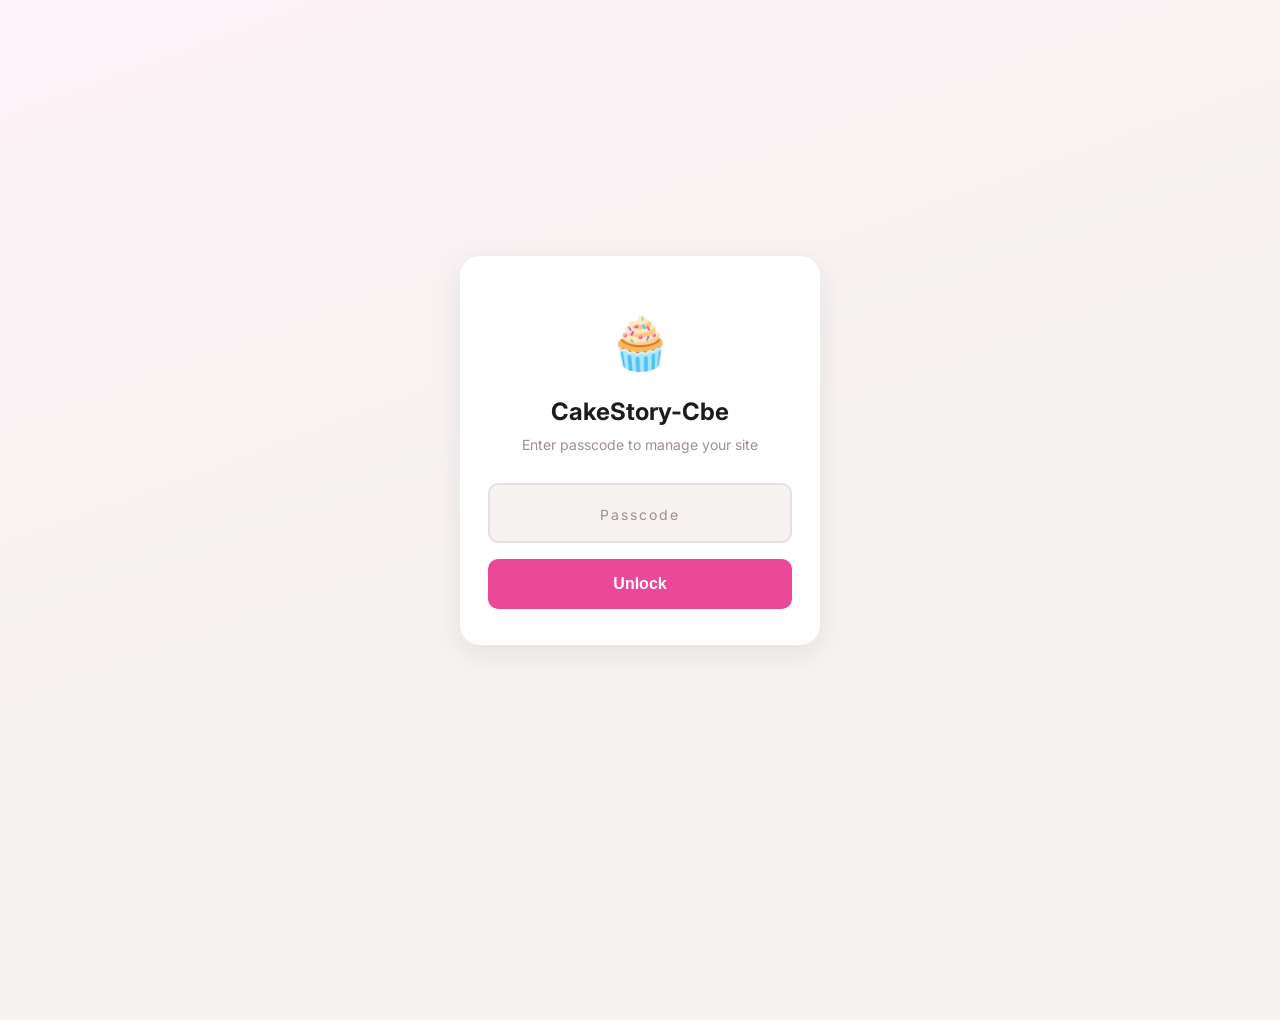
<file: admin.html>
<!DOCTYPE html>
<html lang="en">
<head>
<meta charset="UTF-8">
<meta name="viewport" content="width=device-width,initial-scale=1,maximum-scale=1,user-scalable=no,viewport-fit=cover">
<title>CakeStory-Cbe — Admin</title>
<link rel="preconnect" href="https://fonts.googleapis.com">
<link rel="preconnect" href="https://fonts.gstatic.com" crossorigin>
<link href="https://fonts.googleapis.com/css2?family=Inter:wght@400;500;600;700&display=swap" rel="stylesheet">
<style>
:root{
  --bg:#f6f3f0;
  --surface:#ffffff;
  --surface2:#fdf2f7;
  --pink:#f472b6;
  --pink2:#ec4899;
  --pink-light:#fce7f3;
  --pink-bg:#fdf2f8;
  --green:#10b981;
  --green-light:#d1fae5;
  --red:#ef4444;
  --red-light:#fee2e2;
  --text:#1e1b1d;
  --text2:#5c4b55;
  --text3:#9e8e98;
  --border:#e8dfe4;
  --border2:#f0e8ec;
  --shadow:0 1px 2px rgba(0,0,0,.04);
  --shadow-md:0 4px 12px rgba(0,0,0,.06);
  --shadow-lg:0 8px 30px rgba(0,0,0,.08);
  --radius:16px;
  --radius-sm:10px;
  --radius-xs:8px;
}
*,*::before,*::after{box-sizing:border-box;margin:0;padding:0}
html{scroll-behavior:smooth;-webkit-tap-highlight-color:transparent}
body{
  font-family:'Inter',-apple-system,sans-serif;
  background:var(--bg);
  color:var(--text);
  padding-bottom:120px;
  font-size:15px;
  line-height:1.5;
  -webkit-font-smoothing:antialiased;
}
img{max-width:100%;display:block}
input,textarea,select{font-family:inherit;font-size:16px}

/* Lock Screen */
.lock-screen{
  display:flex;align-items:center;justify-content:center;
  min-height:100vh;min-height:100dvh;
  padding:24px;
  background:linear-gradient(160deg,var(--pink-bg) 0%,var(--bg) 60%);
}
.lock-card{
  background:var(--surface);border-radius:20px;
  padding:48px 28px 36px;
  text-align:center;
  box-shadow:var(--shadow-lg);
  width:100%;max-width:360px;
}
.lock-icon{font-size:52px;margin-bottom:12px}
.lock-card h1{font-size:24px;font-weight:700;color:var(--text);margin-bottom:4px}
.lock-card p.sub{font-size:14px;color:var(--text3);margin-bottom:28px}
.lock-card input{
  width:100%;padding:16px;
  background:var(--bg);border:2px solid var(--border);
  border-radius:var(--radius-sm);text-align:center;
  font-size:20px;letter-spacing:6px;font-weight:600;
  outline:none;color:var(--text);transition:all .2s;
}
.lock-card input:focus{border-color:var(--pink);background:var(--surface);box-shadow:0 0 0 3px rgba(244,114,182,.1)}
.lock-card input::placeholder{color:var(--text3);letter-spacing:2px;font-size:14px;font-weight:400}
.lock-card button{
  width:100%;padding:16px;margin-top:16px;
  background:var(--pink2);color:#fff;
  border:none;border-radius:var(--radius-sm);
  font-size:16px;font-weight:600;cursor:pointer;
  transition:all .2s;
}
.lock-card button:active{transform:scale(.98);background:var(--pink)}
.lock-err{color:var(--red);font-size:13px;margin-top:12px;display:none;font-weight:500}

.hidden{display:none!important}

/* Header */
.header{
  position:sticky;top:0;z-index:100;
  background:rgba(255,255,255,.85);backdrop-filter:blur(20px);
  -webkit-backdrop-filter:blur(20px);
  border-bottom:1px solid var(--border2);
  padding:14px 20px;
  display:flex;align-items:center;justify-content:space-between;
}
.header-left{display:flex;align-items:center;gap:10px}
.header-avatar{
  width:38px;height:38px;border-radius:50%;
  background:linear-gradient(135deg,var(--pink),var(--pink2));
  display:flex;align-items:center;justify-content:center;
  color:#fff;font-weight:700;font-size:16px;
}
.header-info h2{font-size:17px;font-weight:700;color:var(--text);line-height:1.2}
.header-info span{font-size:12px;color:var(--text3);font-weight:500}
.header-actions{display:flex;gap:8px}
.btn-icon{
  width:38px;height:38px;border-radius:50%;
  border:1px solid var(--border);background:var(--surface);
  display:flex;align-items:center;justify-content:center;
  cursor:pointer;transition:all .2s;color:var(--text2);
}
.btn-icon:active{background:var(--bg)}
.btn-save{
  padding:10px 20px;border-radius:20px;
  background:var(--pink2);color:#fff;
  border:none;font-weight:600;font-size:14px;
  cursor:pointer;transition:all .2s;
}
.btn-save:active{transform:scale(.97);background:var(--pink)}
.btn-insights{
  padding:8px 14px;border-radius:20px;
  background:var(--surface);color:var(--text2);
  border:1.5px solid var(--border);
  font-weight:600;font-size:12px;
  cursor:pointer;transition:all .2s;
  display:flex;align-items:center;gap:6px;
}
.btn-insights:active{background:var(--bg);border-color:var(--text3)}

/* Tabs */
.tabs-wrap{
  background:var(--surface);border-bottom:1px solid var(--border2);
  padding:8px 12px;overflow:hidden;
}
.tabs{
  display:flex;gap:6px;overflow-x:auto;padding:4px 4px;
  -webkit-overflow-scrolling:touch;scrollbar-width:none;
}
.tabs::-webkit-scrollbar{display:none}
.tab{
  padding:10px 18px;border-radius:20px;
  font-size:13px;font-weight:600;white-space:nowrap;
  cursor:pointer;border:none;background:transparent;
  color:var(--text3);transition:all .2s;
  display:flex;align-items:center;gap:6px;
  flex-shrink:0;
}
.tab .tab-icon{font-size:15px;line-height:1}
.tab.active{background:var(--pink2);color:#fff;box-shadow:0 2px 8px rgba(236,72,153,.3)}
.tab:not(.active):active{background:var(--bg)}

/* Content */
.content{padding:12px 16px}

/* Cards */
.card{
  background:var(--surface);border-radius:var(--radius);
  padding:20px;margin-bottom:14px;
  box-shadow:var(--shadow);
  border:1px solid var(--border2);
}
.card-header{
  display:flex;align-items:center;gap:10px;
  margin-bottom:20px;padding-bottom:14px;
  border-bottom:1px solid var(--border2);
}
.card-dot{
  width:8px;height:8px;border-radius:50%;
  background:var(--pink2);flex-shrink:0;
}
.card-title{font-size:16px;font-weight:700;color:var(--text)}

/* Form */
.form-label{
  display:block;font-size:12px;font-weight:600;
  color:var(--text3);text-transform:uppercase;
  letter-spacing:.5px;margin-bottom:6px;
}
.form-input,.form-textarea,.form-select{
  width:100%;padding:14px 16px;
  background:var(--bg);border:1.5px solid var(--border);
  border-radius:var(--radius-xs);font-size:15px;
  color:var(--text);outline:none;
  transition:all .2s;margin-bottom:16px;
}
.form-input:focus,.form-textarea:focus,.form-select:focus{
  border-color:var(--pink);background:var(--surface);
  box-shadow:0 0 0 3px rgba(244,114,182,.08);
}
.form-input::placeholder,.form-textarea::placeholder{color:var(--text3)}
.form-textarea{resize:vertical;min-height:90px}
.form-select{
  appearance:none;
  background-image:url("data:image/svg+xml,%3Csvg xmlns='http://www.w3.org/2000/svg' width='16' height='16' viewBox='0 0 16 16'%3E%3Cpath d='M4 6l4 4 4-4' fill='none' stroke='%239e8e98' stroke-width='2' stroke-linecap='round'/%3E%3C/svg%3E");
  background-repeat:no-repeat;background-position:right 12px center;
  padding-right:40px;cursor:pointer;
}
.form-row{display:grid;grid-template-columns:1fr 1fr;gap:12px}

/* Image Block */
.img-block{margin-bottom:16px}
.img-block-label{
  font-size:12px;font-weight:600;color:var(--text3);
  text-transform:uppercase;letter-spacing:.5px;margin-bottom:8px;
}
.img-preview-wrap{
  position:relative;border-radius:var(--radius-xs);
  overflow:hidden;background:var(--bg);
  margin-bottom:10px;
}
.img-preview-wrap img{
  width:100%;height:180px;object-fit:cover;display:block;
}
.img-empty{
  width:100%;height:140px;display:flex;
  flex-direction:column;align-items:center;justify-content:center;
  color:var(--text3);gap:8px;
  border:2px dashed var(--border);border-radius:var(--radius-xs);
}
.img-empty .empty-icon{font-size:32px;opacity:0.5}
.img-empty .empty-text{font-size:13px;font-weight:500}
.img-actions{display:flex;gap:8px;flex-wrap:wrap}
.btn-gallery{
  flex:1;min-width:130px;padding:12px 16px;
  background:var(--pink-light);color:var(--pink2);
  border:1.5px dashed var(--pink);border-radius:var(--radius-xs);
  font-size:14px;font-weight:600;cursor:pointer;
  display:flex;align-items:center;justify-content:center;
  gap:8px;transition:all .2s;
}
.btn-gallery:active{background:var(--pink);color:#fff;border-style:solid}
.btn-gallery svg{width:18px;height:18px;flex-shrink:0}
.btn-url{
  padding:12px 16px;background:var(--surface);
  color:var(--text2);border:1.5px solid var(--border);
  border-radius:var(--radius-xs);font-size:13px;
  font-weight:600;cursor:pointer;transition:all .2s;
  display:flex;align-items:center;gap:6px;
  min-width:70px;justify-content:center;
}
.btn-url svg{width:16px;height:16px}
.btn-url:active{background:var(--bg)}
.btn-remove{
  padding:8px 14px;background:var(--red-light);
  color:var(--red);border:none;border-radius:var(--radius-xs);
  font-size:12px;font-weight:600;cursor:pointer;
  transition:all .2s;
}
.btn-remove:active{background:#fecaca}
.url-row{
  display:none;margin-top:8px;
  background:var(--bg);border-radius:var(--radius-xs);
  padding:6px;gap:6px;
}
.url-row.show{display:flex}
.url-row input{flex:1;margin-bottom:0;padding:10px 14px;font-size:14px}
.url-row button{
  padding:10px 16px;background:var(--pink-light);
  color:var(--pink2);border:none;border-radius:var(--radius-xs);
  font-weight:600;font-size:13px;cursor:pointer;
}
.img-file-input{display:none}

/* Features */
.feature-list{margin-bottom:12px}
.feature-row{
  display:flex;gap:8px;margin-bottom:8px;align-items:center;
}
.feature-row input{flex:1;margin-bottom:0}
.btn-feature-del{
  width:36px;height:36px;border-radius:50%;
  border:1px solid var(--border);background:var(--surface);
  font-size:16px;cursor:pointer;display:flex;
  align-items:center;justify-content:center;
  color:var(--text3);flex-shrink:0;transition:all .2s;
}
.btn-feature-del:active{background:var(--red-light);color:var(--red);border-color:var(--red)}
.btn-add-feature{
  width:100%;padding:12px;border:1.5px dashed var(--border);
  border-radius:var(--radius-xs);background:transparent;
  color:var(--pink2);font-size:13px;font-weight:600;
  cursor:pointer;transition:all .2s;
}
.btn-add-feature:active{background:var(--pink-light);border-color:var(--pink)}

/* Floating Save */
.floating-bar{
  position:fixed;bottom:0;left:0;right:0;
  padding:12px 16px;padding-bottom:max(12px,env(safe-area-inset-bottom));
  background:rgba(255,255,255,.9);backdrop-filter:blur(20px);
  -webkit-backdrop-filter:blur(20px);
  border-top:1px solid var(--border2);
  z-index:200;display:flex;gap:10px;
}
.btn-save-main{
  flex:1;padding:16px;
  background:var(--pink2);color:#fff;
  border:none;border-radius:var(--radius-sm);
  font-size:16px;font-weight:700;cursor:pointer;
  transition:all .2s;letter-spacing:.3px;
}
.btn-save-main:active{transform:scale(.98);background:var(--pink)}
.btn-save-main.saved{background:var(--green)}
.btn-preview{
  padding:16px 20px;background:var(--surface2);
  color:var(--pink2);border:none;border-radius:var(--radius-sm);
  font-size:14px;font-weight:600;cursor:pointer;
  transition:all .2s;white-space:nowrap;
}
.btn-preview:active{background:var(--pink-light)}

/* Toast */
.toast{
  position:fixed;top:24px;left:50%;transform:translateX(-50%);
  padding:12px 28px;border-radius:24px;
  font-size:14px;font-weight:600;
  z-index:300;opacity:0;pointer-events:none;
  transition:opacity .3s,transform .3s;
  transform:translateX(-50%) translateY(-8px);
  box-shadow:var(--shadow-lg);
}
.toast.show{opacity:1;transform:translateX(-50%) translateY(0)}
.toast.success{background:#064e3b;color:#d1fae5}
.toast.info{background:var(--text);color:#fff}

/* View site link */
.view-site-link{
  display:flex;align-items:center;justify-content:center;
  gap:6px;padding:12px;color:var(--pink2);
  font-size:13px;font-weight:600;text-decoration:none;
}
.view-site-link svg{width:16px;height:16px}
.view-site-link:active{opacity:.7}

@media(max-width:360px){.img-actions{flex-direction:column}.btn-url{min-width:auto}}

/* Overlay */
.overlay{position:fixed;inset:0;background:rgba(0,0,0,.4);z-index:500;display:flex;align-items:flex-end;justify-content:center;padding:24px;animation:fadeIn .2s}
@keyframes fadeIn{from{opacity:0}to{opacity:1}}
.overlay-card{
  background:var(--surface);border-radius:20px;
  padding:28px 24px 24px;width:100%;max-width:400px;
  text-align:center;animation:slideUp .3s ease;
  box-shadow:0 -4px 30px rgba(0,0,0,.15);
}
@keyframes slideUp{from{transform:translateY(40px);opacity:0}to{transform:translateY(0);opacity:1}}
.overlay-card .oc-icon{font-size:48px;margin-bottom:12px}
.overlay-card h3{font-size:18px;font-weight:700;color:var(--text);margin-bottom:6px}
.overlay-card p.desc{font-size:14px;color:var(--text2);margin-bottom:20px;line-height:1.6}
.btn-wa{
  display:inline-flex;align-items:center;gap:8px;
  padding:14px 28px;background:#25D366;color:#fff;
  border:none;border-radius:var(--radius-sm);
  font-size:15px;font-weight:600;cursor:pointer;
  text-decoration:none;transition:all .2s;
  box-shadow:0 4px 16px rgba(37,211,102,.3);
}
.btn-wa:active{transform:scale(.97);box-shadow:0 2px 8px rgba(37,211,102,.2)}
.btn-wa svg{width:20px;height:20px;fill:#fff}
.btn-close-overlay{
  width:100%;padding:12px;margin-top:12px;
  background:var(--bg);color:var(--text2);
  border:none;border-radius:var(--radius-sm);
  font-size:14px;font-weight:600;cursor:pointer;
}
.btn-close-overlay:active{background:var(--border)}
</style>
</head>
<body>

<!-- Lock Screen -->
<div class="lock-screen" id="lockScreen">
  <div class="lock-card">
    <div class="lock-icon">🧁</div>
    <h1>CakeStory-Cbe</h1>
    <p class="sub">Enter passcode to manage your site</p>
    <input type="password" id="passcode" placeholder="Passcode" maxlength="20" autocomplete="off">
    <button onclick="unlock()">Unlock</button>
    <p class="lock-err" id="lockErr">Incorrect passcode</p>
  </div>
</div>

<!-- Admin Panel -->
<div class="hidden" id="adminPanel">
  <div class="header">
    <div class="header-left">
      <div class="header-avatar">CS</div>
      <div class="header-info">
        <h2>CakeStory-Cbe</h2>
        <span>Content Manager</span>
      </div>
    </div>
    <div class="header-actions">
      <button class="btn-insights" onclick="showInsights()" title="Analytics">
        <svg width="16" height="16" viewBox="0 0 24 24" fill="none" stroke="currentColor" stroke-width="2" stroke-linecap="round"><line x1="18" y1="20" x2="18" y2="10"/><line x1="12" y1="20" x2="12" y2="4"/><line x1="6" y1="20" x2="6" y2="14"/></svg>
        Insights
      </button>
      <button class="btn-icon" onclick="lockScreen()" title="Lock">
        <svg width="18" height="18" viewBox="0 0 24 24" fill="none" stroke="currentColor" stroke-width="2" stroke-linecap="round"><rect x="3" y="11" width="18" height="11" rx="2"/><path d="M7 11V7a5 5 0 0110 0v4"/></svg>
      </button>
      <button class="btn-save" onclick="saveAll()">Save</button>
    </div>
  </div>

  <div class="tabs-wrap">
    <div class="tabs" id="tabs">
      <div class="tab active" data-tab="hero"><span class="tab-icon">🏠</span> Hero</div>
      <div class="tab" data-tab="courses"><span class="tab-icon">📚</span> Courses</div>
      <div class="tab" data-tab="gallery"><span class="tab-icon">🖼️</span> Gallery</div>
      <div class="tab" data-tab="pricing"><span class="tab-icon">💎</span> Pricing</div>
      <div class="tab" data-tab="instructors"><span class="tab-icon">👩‍🍳</span> Instructors</div>
      <div class="tab" data-tab="contact"><span class="tab-icon">📞</span> Contact</div>
    </div>
  </div>

  <div class="content" id="tabContent"></div>

  <a class="view-site-link" href="./" target="_blank">
    <svg width="16" height="16" viewBox="0 0 24 24" fill="none" stroke="currentColor" stroke-width="2" stroke-linecap="round"><path d="M18 13v6a2 2 0 01-2 2H5a2 2 0 01-2-2V8a2 2 0 012-2h6"/><polyline points="15 3 21 3 21 9"/><line x1="10" y1="14" x2="21" y2="3"/></svg>
    View Live Site
  </a>

  <div class="floating-bar">
    <button class="btn-preview" onclick="window.open('./','_blank')">Preview</button>
    <button class="btn-save-main" id="floatingSave" onclick="saveAll()">Save Changes</button>
  </div>
</div>

<div class="toast" id="toast"></div>
<div class="overlay hidden" id="insightsOverlay" onclick="if(event.target===this)hideInsights()">
  <div class="overlay-card">
    <div class="oc-icon">📊</div>
    <h3>Umami Analytics</h3>
    <p class="desc">Login required to view site insights. Contact the developer to get access.</p>
    <a class="btn-wa" href="https://wa.me/919XXXXXXXXX?text=Hi%20Srivarsan%2C%20I%20need%20Umami%20Analytics%20access%20for%20CakeStory-Cbe" target="_blank" rel="noopener">
      <svg viewBox="0 0 24 24"><path d="M17.472 14.382c-.297-.149-1.758-.867-2.03-.967-.273-.099-.471-.148-.67.15-.197.297-.767.966-.94 1.164-.173.199-.347.223-.644.075-.297-.15-1.255-.463-2.39-1.475-.883-.788-1.48-1.761-1.653-2.059-.173-.297-.018-.458.13-.606.134-.133.298-.347.446-.52.149-.174.198-.298.298-.497.099-.198.05-.371-.025-.52-.075-.149-.669-1.612-.916-2.207-.242-.579-.487-.5-.669-.51-.173-.008-.371-.01-.57-.01-.198 0-.52.074-.792.372-.272.297-1.04 1.016-1.04 2.479 0 1.462 1.065 2.875 1.213 3.074.149.198 2.096 3.2 5.077 4.487.709.306 1.262.489 1.694.625.712.227 1.36.195 1.871.118.571-.085 1.758-.719 2.006-1.413.248-.694.248-1.289.173-1.413-.074-.124-.272-.198-.57-.347m-5.421 7.403h-.004a9.87 9.87 0 01-5.031-1.378l-.361-.214-3.741.982.998-3.648-.235-.374a9.86 9.86 0 01-1.51-5.26c.001-5.45 4.436-9.884 9.888-9.884 2.64 0 5.122 1.03 6.988 2.898a9.825 9.825 0 012.893 6.994c-.003 5.45-4.437 9.884-9.885 9.884m8.413-18.297A11.815 11.815 0 0012.05 0C5.495 0 .16 5.335.157 11.892c0 2.096.547 4.142 1.588 5.945L.057 24l6.305-1.654a11.882 11.882 0 005.683 1.448h.005c6.554 0 11.89-5.335 11.893-11.893a11.821 11.821 0 00-3.48-8.413z"/></svg>
      Contact Developer on WhatsApp
    </a>
    <button class="btn-close-overlay" onclick="hideInsights()">Close</button>
  </div>
</div>

<script>
var PASSCODE = 'cake2025';
var data = null;
var activeTab = 'hero';

function loadDefaults(){
  return {
    hero:{brand:'CakeStory - Cbe',badge:'Award-Winning Cake School',title:'Master the Art of Cake Crafting',description:'From buttercream basics to advanced sugar flowers — learn from industry professionals in our state-of-the-art teaching studio. Your journey to becoming a cake artist starts here.',image:'images/hero-bg.jpg'},
    about:{title:'Where Passion Meets Profession',body:'Founded in 2018, CakestoryCbe Studio has trained over 1,200 students in the fine art of cake decoration. Whether you\'re a complete beginner or a seasoned baker looking to refine your skills, our hands-on curriculum meets you where you are.',body2:'We believe cake decorating is equal parts science and creativity. Our instructors bring decades of combined industry experience. Every class is limited to 8 students so you get the attention you deserve.',image:'images/about.png',stat1:'1,200+',stat1Label:'Students Trained',stat2:'50+',stat2Label:'Course Modules',stat3:'98%',stat3Label:'Satisfaction Rate'},
    courses:[
      {name:'Cake Foundations',level:'Beginner',description:'Master the essentials — sponge baking, buttercream smoothing, piping basics, and simple fondant work. No experience needed.',price:'$450',duration:'6 Weeks',sessions:'12 Sessions',image:''},
      {name:'Artistic Cake Design',level:'Intermediate',description:'Dive into advanced piping, sugar flowers, hand-painting, tiered construction, and modern drip-cake techniques.',price:'$750',duration:'8 Weeks',sessions:'16 Sessions',image:''},
      {name:'Professional Masterclass',level:'Advanced',description:'Wedding cakes, sculpted cakes, sugar artistry, and business skills for launching your own cake studio.',price:'$1,200',duration:'12 Weeks',sessions:'24 Sessions',image:''}
    ],
    gallery:['','','','','',''],
    pricing:[
      {name:'Starter',price:'$450',period:'6-week course',features:['Cake Foundations curriculum','12 hands-on sessions','All materials included','Take-home recipe book','Certificate of completion'],featured:false,icon:'🍰'},
      {name:'Artisan',price:'$750',period:'8-week course',features:['Everything in Starter, plus:','Advanced piping & sugar flowers','Tiered cake construction','Hand-painting techniques','Professional tool kit included','Portfolio photoshoot session'],featured:true,icon:'⭐'},
      {name:'Master',price:'$1,200',period:'12-week course',features:['Everything in Artisan, plus:','Wedding cake specialization','Sculpted & novelty cakes','Business launch coaching','Lifetime alumni community','Job placement assistance'],featured:false,icon:'🌟'}
    ],
    instructors:[
      {name:'Sarah Mitchell',role:'Head Pastry Instructor',bio:'Former executive pastry chef at The Ritz. 15+ years of experience in fine pastry and cake artistry.',image:''},
      {name:'David Chen',role:'Sugar Art Specialist',bio:'International sugar-craft competition winner. Known for his breathtaking hand-crafted sugar flowers.',image:''},
      {name:'Elena Rodriguez',role:'Wedding Cake Designer',bio:'Designed cakes for 300+ weddings. Specializes in multi-tier structures and delicate piping work.',image:''},
      {name:'Marcus Okonkwo',role:'Business & Branding Coach',bio:'Helps students turn their passion into a profitable cake business. Built his own bakery from the ground up.',image:''}
    ],
    contact:{address:'742 Sweet Avenue, Suite 101\nPortland, OR 97201',phone:'(503) 555-0147',email:'hello@cakestorycbe.com',hours:'Mon – Fri: 9:00 AM – 7:00 PM\nSaturday: 10:00 AM – 4:00 PM\nSunday: Closed'}
  };
}

function loadData(){
  var s=localStorage.getItem('cakeStoryData');
  if(s){try{data=deepMerge(loadDefaults(),JSON.parse(s))}catch(e){data=loadDefaults()}}
  else data=loadDefaults();
}

function deepMerge(t,s){
  var o=JSON.parse(JSON.stringify(t));
  Object.keys(s).forEach(function(k){
    var v=s[k];
    if(Array.isArray(v)){o[k]=o[k]||[];v.forEach(function(it,i){if(it&&typeof it==='object'&&!Array.isArray(it)&&o[k][i]&&typeof o[k][i]==='object')o[k][i]=deepMerge(o[k][i],it);else if(it!==undefined&&it!==null)o[k][i]=it})}
    else if(v&&typeof v==='object'&&!Array.isArray(v)&&o[k]&&typeof o[k]==='object')o[k]=deepMerge(o[k],v);
    else if(v!==undefined)o[k]=v;
  });
  return o;
}

function collectDiff(c,d,o){
  Object.keys(c).forEach(function(k){
    if(Array.isArray(c[k])){
      var ad=[],hc=false;
      for(var i=0;i<c[k].length;i++){
        if(typeof c[k][i]==='object'&&c[k][i]!==null){var id={};collectDiff(c[k][i],(d[k]&&d[k][i])||{},id);if(Object.keys(id).length>0){ad[i]=id;hc=true}}
        else if(c[k][i]!==((d[k]&&d[k][i]!==undefined)?d[k][i]:'')){ad[i]=c[k][i];hc=true}
      }
      if(hc)o[k]=ad;
    }else if(typeof c[k]==='object'&&c[k]!==null){var sd={};collectDiff(c[k],d[k]||{},sd);if(Object.keys(sd).length>0)o[k]=sd}
    else if(c[k]!==d[k])o[k]=c[k];
  });
}

function unlock(){
  if(document.getElementById('passcode').value===PASSCODE){
    document.getElementById('lockScreen').classList.add('hidden');
    document.getElementById('adminPanel').classList.remove('hidden');
    loadData();renderTab(activeTab);
    document.getElementById('passcode').value='';
    document.getElementById('lockErr').style.display='none';
  }else{document.getElementById('lockErr').style.display='block'}
}
function lockScreen(){
  document.getElementById('lockScreen').classList.remove('hidden');
  document.getElementById('adminPanel').classList.add('hidden');
}

document.getElementById('passcode').addEventListener('keydown',function(e){if(e.key==='Enter')unlock()});
document.getElementById('tabs').addEventListener('click',function(e){
  var t=e.target.closest('.tab');if(!t)return;
  document.querySelectorAll('.tab').forEach(function(x){x.classList.remove('active')});
  t.classList.add('active');
  readFormData(activeTab);activeTab=t.dataset.tab;
  renderTab(activeTab);window.scrollTo(0,0);
});

function toast(msg,cls){
  var t=document.getElementById('toast');t.textContent=msg;
  t.className='toast show '+(cls||'info');
  clearTimeout(t._tid);t._tid=setTimeout(function(){t.classList.remove('show')},2000);
}

function saveAll(){
  if(!data)return;readFormData(activeTab);
  var diff={};collectDiff(data,loadDefaults(),diff);
  try{
    localStorage.setItem('cakeStoryData',JSON.stringify(diff));
    var b=document.getElementById('floatingSave');b.textContent='✓ Saved!';b.classList.add('saved');
    setTimeout(function(){b.textContent='Save Changes';b.classList.remove('saved')},2000);
    toast('Changes saved!','success');
  }catch(e){toast('Storage full — use smaller images','info')}
}

function readFormData(tab){
  var el;
  if(tab==='hero'){
    el=gid('f_hero_title');if(el)data.hero.title=el.value;
    el=gid('f_hero_badge');if(el)data.hero.badge=el.value;
    el=gid('f_hero_desc');if(el)data.hero.description=el.value;
    el=gid('f_hero_image');if(el)data.hero.image=el.value;
    el=gid('f_about_title');if(el)data.about.title=el.value;
    el=gid('f_about_body');if(el)data.about.body=el.value;
    el=gid('f_about_body2');if(el)data.about.body2=el.value;
    el=gid('f_about_image');if(el)data.about.image=el.value;
    el=gid('f_stat1');if(el)data.about.stat1=el.value;
    el=gid('f_stat1l');if(el)data.about.stat1Label=el.value;
    el=gid('f_stat2');if(el)data.about.stat2=el.value;
    el=gid('f_stat2l');if(el)data.about.stat2Label=el.value;
    el=gid('f_stat3');if(el)data.about.stat3=el.value;
    el=gid('f_stat3l');if(el)data.about.stat3Label=el.value;
  }else if(tab==='courses'){
    data.courses.forEach(function(c,i){
      el=gid('fc_name'+i);if(el)c.name=el.value;
      el=gid('fc_level'+i);if(el)c.level=el.value;
      el=gid('fc_desc'+i);if(el)c.description=el.value;
      el=gid('fc_price'+i);if(el)c.price=el.value;
      el=gid('fc_dur'+i);if(el)c.duration=el.value;
      el=gid('fc_sess'+i);if(el)c.sessions=el.value;
      el=gid('fc_img'+i);if(el)c.image=el.value;
    });
  }else if(tab==='gallery'){
    data.gallery.forEach(function(g,i){el=gid('fg_img'+i);if(el)data.gallery[i]=el.value});
  }else if(tab==='pricing'){
    data.pricing.forEach(function(p,i){
      el=gid('fp_name'+i);if(el)p.name=el.value;
      el=gid('fp_price'+i);if(el)p.price=el.value;
      el=gid('fp_period'+i);if(el)p.period=el.value;
      var fs=document.querySelectorAll('[data-pid="'+i+'"] .feature-row input');
      var fe=[];fs.forEach(function(f){if(f.value.trim())fe.push(f.value)});
      p.features=fe;
    });
  }else if(tab==='instructors'){
    data.instructors.forEach(function(ins,i){
      el=gid('fi_name'+i);if(el)ins.name=el.value;
      el=gid('fi_role'+i);if(el)ins.role=el.value;
      el=gid('fi_bio'+i);if(el)ins.bio=el.value;
      el=gid('fi_img'+i);if(el)ins.image=el.value;
    });
  }else if(tab==='contact'){
    el=gid('fc_addr');if(el)data.contact.address=el.value;
    el=gid('fc_phone');if(el)data.contact.phone=el.value;
    el=gid('fc_email');if(el)data.contact.email=el.value;
    el=gid('fc_hours');if(el)data.contact.hours=el.value;
  }
}
function gid(id){return document.getElementById(id)}

// ---- IMAGE HANDLING ----
function resizeImage(file,cb){
  var r=new FileReader();
  r.onload=function(e){
    var img=new Image();
    img.onload=function(){
      var mw=800,mh=800,w=img.width,h=img.height;
      if(w>mw||h>mh){var rt=Math.min(mw/w,mh/h);w=Math.round(w*rt);h=Math.round(h*rt)}
      var cv=document.createElement('canvas');cv.width=w;cv.height=h;
      cv.getContext('2d').drawImage(img,0,0,w,h);
      cb(cv.toDataURL('image/jpeg',0.75));
    };img.src=e.target.result;
  };r.readAsDataURL(file);
}

function pickImage(inputId,previewId){
  var fi=document.getElementById('file_'+inputId);
  if(!fi){
    fi=document.createElement('input');fi.type='file';fi.accept='image/*';
    fi.id='file_'+inputId;fi.className='img-file-input';document.body.appendChild(fi);
  }
  fi.onchange=function(){
    if(this.files&&this.files[0]){toast('Processing...','info');resizeImage(this.files[0],function(u){var inp=gid(inputId);if(inp)inp.value=u;updatePreview(previewId,u);toast('Image ready!','success')})}
    this.value='';
  };fi.click();
}

function updatePreview(previewId,src){
  var prev=gid(previewId),wrap=gid('wrap_'+previewId),empty=gid('empty_'+previewId);
  if(src&&src.length>0){
    if(empty)empty.style.display='none';if(wrap)wrap.style.display='block';
    if(prev){prev.src=src;prev.onerror=function(){if(wrap)wrap.style.display='none';if(empty)empty.style.display='flex'}}
    var cb=gid('clear_'+previewId);if(cb)cb.style.display='inline-flex';
  }else{
    if(wrap)wrap.style.display='none';if(empty)empty.style.display='flex';
    var cb2=gid('clear_'+previewId);if(cb2)cb2.style.display='none';
  }
}

function clearImage(inputId,previewId){var inp=gid(inputId);if(inp)inp.value='';updatePreview(previewId,'')}
function toggleUrl(inputId){var r=gid('urlrow_'+inputId);if(r)r.classList.toggle('show')}
function previewFromUrl(inputId,previewId){var u=gid(inputId).value.trim();updatePreview(previewId,u)}
function esc(s){return String(s).replace(/&/g,'&amp;').replace(/"/g,'&quot;').replace(/</g,'&lt;').replace(/>/g,'&gt;')}

function imageBlock(label,inputId,previewId,val){
  var v=val||'',hasImg=!!v;
  return '<div class="img-block">'+
    '<div class="img-block-label">'+label+'</div>'+
    '<div class="img-preview-wrap" id="wrap_'+previewId+'" style="'+(hasImg?'':'display:none')+'">'+
      '<img id="'+previewId+'" src="'+esc(v)+'" onerror="this.parentElement.style.display=\'none\';var e=document.getElementById(\'empty_'+previewId+'\');if(e)e.style.display=\'flex\'">'+
    '</div>'+
    '<div class="img-empty" id="empty_'+previewId+'" style="'+(hasImg?'display:none':'')+'">'+
      '<div class="empty-icon">📷</div><div class="empty-text">No image</div>'+
    '</div>'+
    '<div class="img-actions">'+
      '<button class="btn-gallery" onclick="pickImage(\''+inputId+'\',\''+previewId+'\')">'+
        '<svg viewBox="0 0 24 24" fill="currentColor"><path d="M21 19V5c0-1.1-.9-2-2-2H5c-1.1 0-2 .9-2 2v14c0 1.1.9 2 2 2h14c1.1 0 2-.9 2-2zM8.5 13.5l2.5 3.01L14.5 12l4.5 6H5l3.5-4.5z"/></svg>'+
        'Gallery'+
      '</button>'+
      '<button class="btn-url" onclick="toggleUrl(\''+inputId+'\')">'+
        '<svg viewBox="0 0 24 24" fill="none" stroke="currentColor" stroke-width="2" stroke-linecap="round"><path d="M10 13a5 5 0 007.54.54l3-3a5 5 0 00-7.07-7.07l-1.72 1.71"/><path d="M14 11a5 5 0 00-7.54-.54l-3 3a5 5 0 007.07 7.07l1.71-1.71"/></svg>'+
        'URL'+
      '</button>'+
      '<button class="btn-remove" id="clear_'+previewId+'" style="'+(hasImg?'':'display:none')+'" onclick="clearImage(\''+inputId+'\',\''+previewId+'\')">Remove</button>'+
    '</div>'+
    '<div class="url-row" id="urlrow_'+inputId+'">'+
      '<input class="form-input" id="'+inputId+'" value="'+esc(v)+'" placeholder="Paste image URL" onchange="previewFromUrl(\''+inputId+'\',\''+previewId+'\')">'+
      '<button onclick="previewFromUrl(\''+inputId+'\',\''+previewId+'\')" style="padding:10px 16px;background:var(--pink-light);color:var(--pink2);border:none;border-radius:8px;font-weight:600;font-size:13px;cursor:pointer;white-space:nowrap">Load</button>'+
    '</div>'+
  '</div>';
}

// ---- RENDER ----
function renderTab(tab){
  var c=document.getElementById('tabContent');if(!c)return;
  switch(tab){
    case 'hero':c.innerHTML=renderHero();break;
    case 'courses':c.innerHTML=renderCourses();break;
    case 'gallery':c.innerHTML=renderGallery();break;
    case 'pricing':c.innerHTML=renderPricing();break;
    case 'instructors':c.innerHTML=renderInstructors();break;
    case 'contact':c.innerHTML=renderContact();break;
  }
}

function renderHero(){
  var h=data.hero,a=data.about;
  return '<div class="card"><div class="card-header"><div class="card-dot"></div><div class="card-title">Hero Section</div></div>'+
    fld('Badge','f_hero_badge',h.badge)+
    fld('Title','f_hero_title',h.title)+
    flda('Description','f_hero_desc',h.description)+
    imageBlock('Hero Image','f_hero_image','prev_hero',h.image)+
  '</div>'+
  '<div class="card"><div class="card-header"><div class="card-dot"></div><div class="card-title">About Section</div></div>'+
    fld('About Title','f_about_title',a.title)+
    flda('About Body','f_about_body',a.body)+
    flda('About Body (continued)','f_about_body2',a.body2)+
    imageBlock('About Image','f_about_image','prev_about',a.image)+
    '<div class="form-label">Statistics</div>'+
    '<div class="form-row">'+fld('Number','f_stat1',a.stat1)+fld('Label','f_stat1l',a.stat1Label)+'</div>'+
    '<div class="form-row">'+fld('Number','f_stat2',a.stat2)+fld('Label','f_stat2l',a.stat2Label)+'</div>'+
    '<div class="form-row">'+fld('Number','f_stat3',a.stat3)+fld('Label','f_stat3l',a.stat3Label)+'</div>'+
  '</div>';
}

function renderCourses(){
  return data.courses.map(function(c,i){
    return '<div class="card"><div class="card-header"><div class="card-dot"></div><div class="card-title">Course '+(i+1)+'</div></div>'+
      fld('Course Name','fc_name'+i,c.name)+
      '<div class="form-label">Level</div><select class="form-select" id="fc_level'+i+'">'+
        '<option'+(c.level==='Beginner'?' selected':'')+'>Beginner</option>'+
        '<option'+(c.level==='Intermediate'?' selected':'')+'>Intermediate</option>'+
        '<option'+(c.level==='Advanced'?' selected':'')+'>Advanced</option>'+
      '</select>'+
      flda('Description','fc_desc'+i,c.description)+
      '<div class="form-row">'+fld('Price','fc_price'+i,c.price)+fld('Duration','fc_dur'+i,c.duration)+'</div>'+
      fld('Sessions','fc_sess'+i,c.sessions)+
      imageBlock('Course Image','fc_img'+i,'prev_c'+i,c.image||'')+
    '</div>';
  }).join('');
}

function renderGallery(){
  return data.gallery.map(function(g,i){
    return '<div class="card"><div class="card-header"><div class="card-dot"></div><div class="card-title">Gallery Image '+(i+1)+'</div></div>'+
      imageBlock('Image','fg_img'+i,'prev_g'+i,g||'')+
    '</div>';
  }).join('');
}

function renderPricing(){
  return data.pricing.map(function(p,i){
    var fh=(p.features||[]).map(function(f,j){
      return '<div class="feature-row">'+
        '<input class="form-input" value="'+esc(f)+'" placeholder="Feature '+(j+1)+'" style="margin-bottom:0">'+
        '<button class="btn-feature-del" onclick="this.parentElement.remove()">×</button>'+
      '</div>';
    }).join('');
    return '<div class="card" data-pid="'+i+'"><div class="card-header"><div class="card-dot"></div><div class="card-title">'+(p.featured?'⭐ ':'')+esc(p.name)+' Plan</div></div>'+
      fld('Plan Name','fp_name'+i,p.name)+
      '<div class="form-row">'+fld('Price','fp_price'+i,p.price)+fld('Period','fp_period'+i,p.period)+'</div>'+
      '<div class="form-label">Features</div><div class="feature-list" id="features'+i+'">'+fh+'</div>'+
      '<button class="btn-add-feature" onclick="addFeature('+i+')">+ Add Feature</button>'+
    '</div>';
  }).join('');
}

function addFeature(i){
  var c=document.getElementById('features'+i),r=document.createElement('div');
  r.className='feature-row';r.innerHTML='<input class="form-input" placeholder="New feature" style="margin-bottom:0"><button class="btn-feature-del" onclick="this.parentElement.remove()">×</button>';
  c.appendChild(r);
}

function renderInstructors(){
  return data.instructors.map(function(ins,i){
    return '<div class="card"><div class="card-header"><div class="card-dot"></div><div class="card-title">Instructor '+(i+1)+'</div></div>'+
      fld('Name','fi_name'+i,ins.name)+
      fld('Role','fi_role'+i,ins.role)+
      flda('Bio','fi_bio'+i,ins.bio)+
      imageBlock('Photo','fi_img'+i,'prev_i'+i,ins.image||'')+
    '</div>';
  }).join('');
}

function renderContact(){
  var c=data.contact;
  return '<div class="card"><div class="card-header"><div class="card-dot"></div><div class="card-title">Contact Information</div></div>'+
    flda('Address','fc_addr',c.address,'Use Enter for new lines')+
    fld('Phone','fc_phone',c.phone)+
    fld('Email','fc_email',c.email)+
    flda('Hours','fc_hours',c.hours,'Use Enter for new lines')+
  '</div>';
}

function fld(label,id,val,ph){return '<div class="form-label">'+label+'</div><input class="form-input" id="'+id+'" value="'+esc(val||'')+'"'+(ph?' placeholder="'+ph+'"':'')+'>'}
function flda(label,id,val,ph){return '<div class="form-label">'+label+'</div><textarea class="form-textarea" id="'+id+'"'+(ph?' placeholder="'+ph+'"':'')+'>'+esc(val||'')+'</textarea>'}
function showInsights(){document.getElementById('insightsOverlay').classList.remove('hidden')}
function hideInsights(){document.getElementById('insightsOverlay').classList.add('hidden')}
</script>
</body>
</html>
</file>
